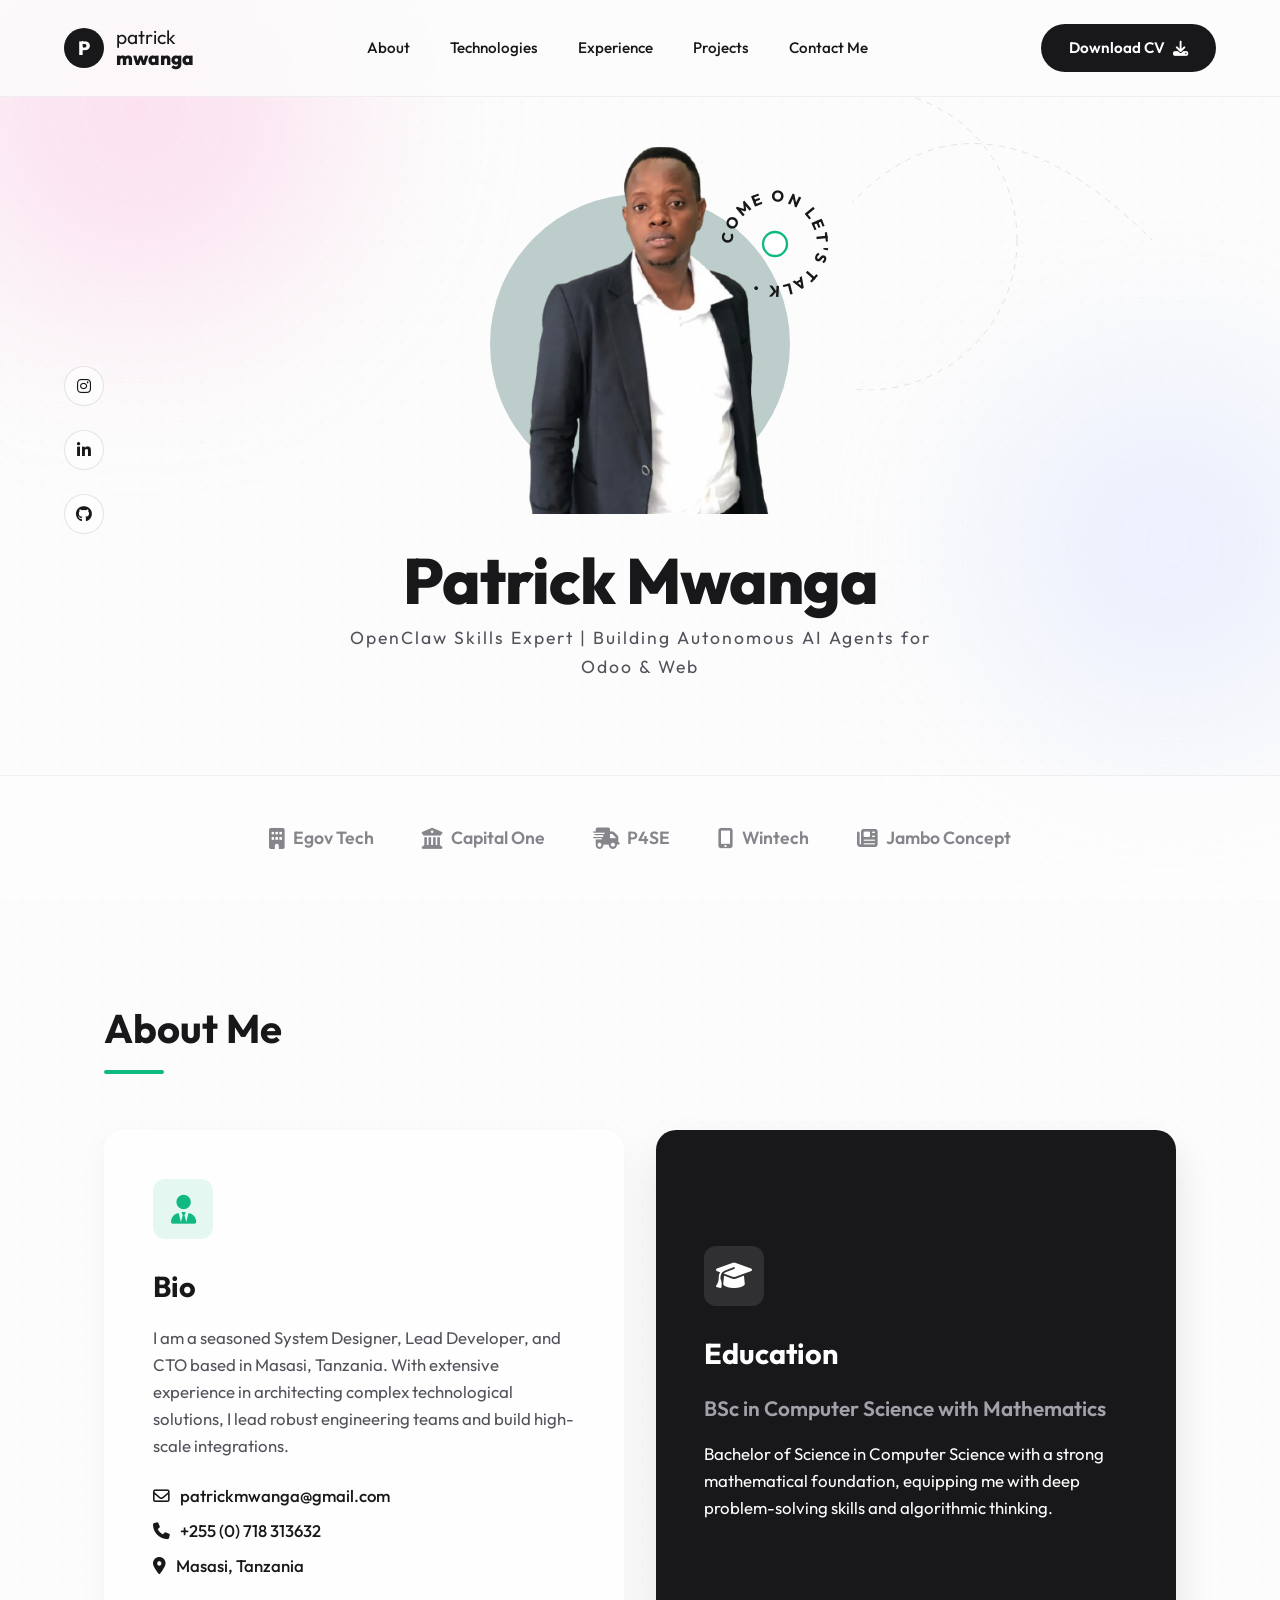
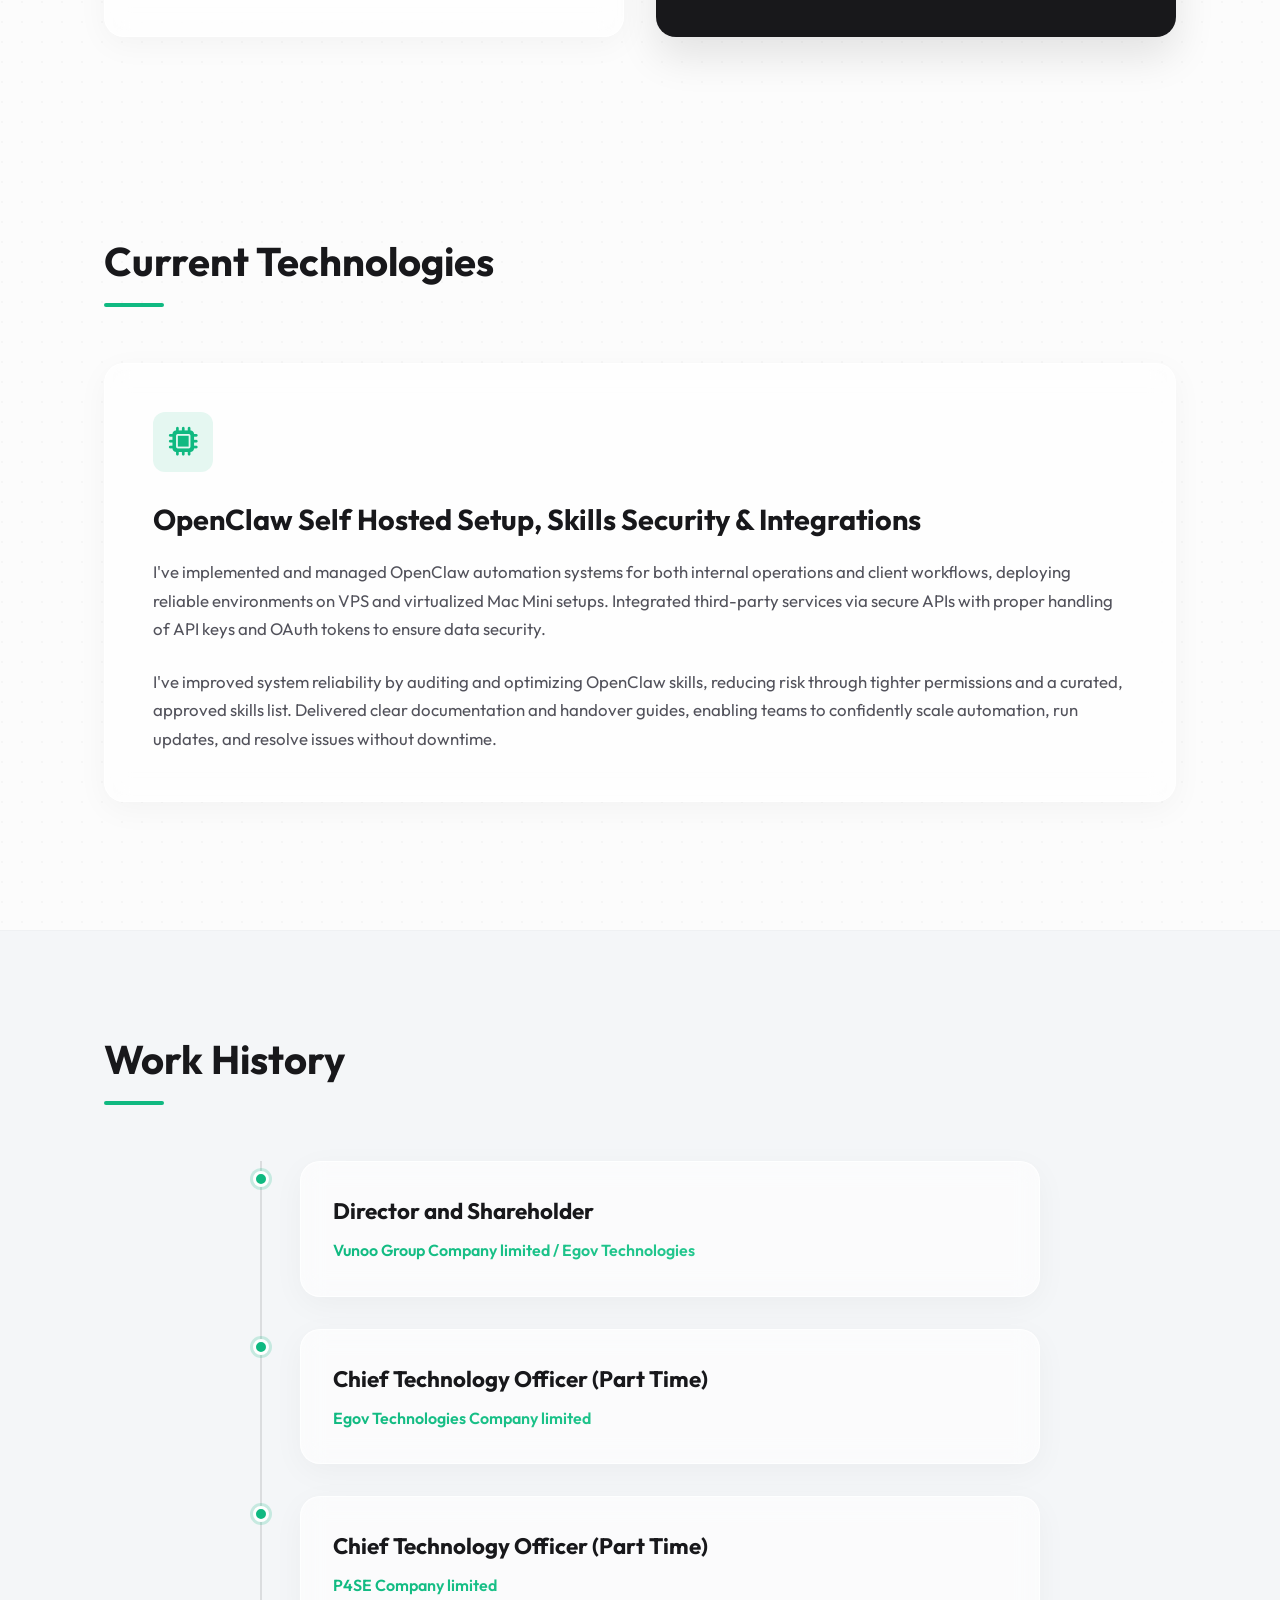
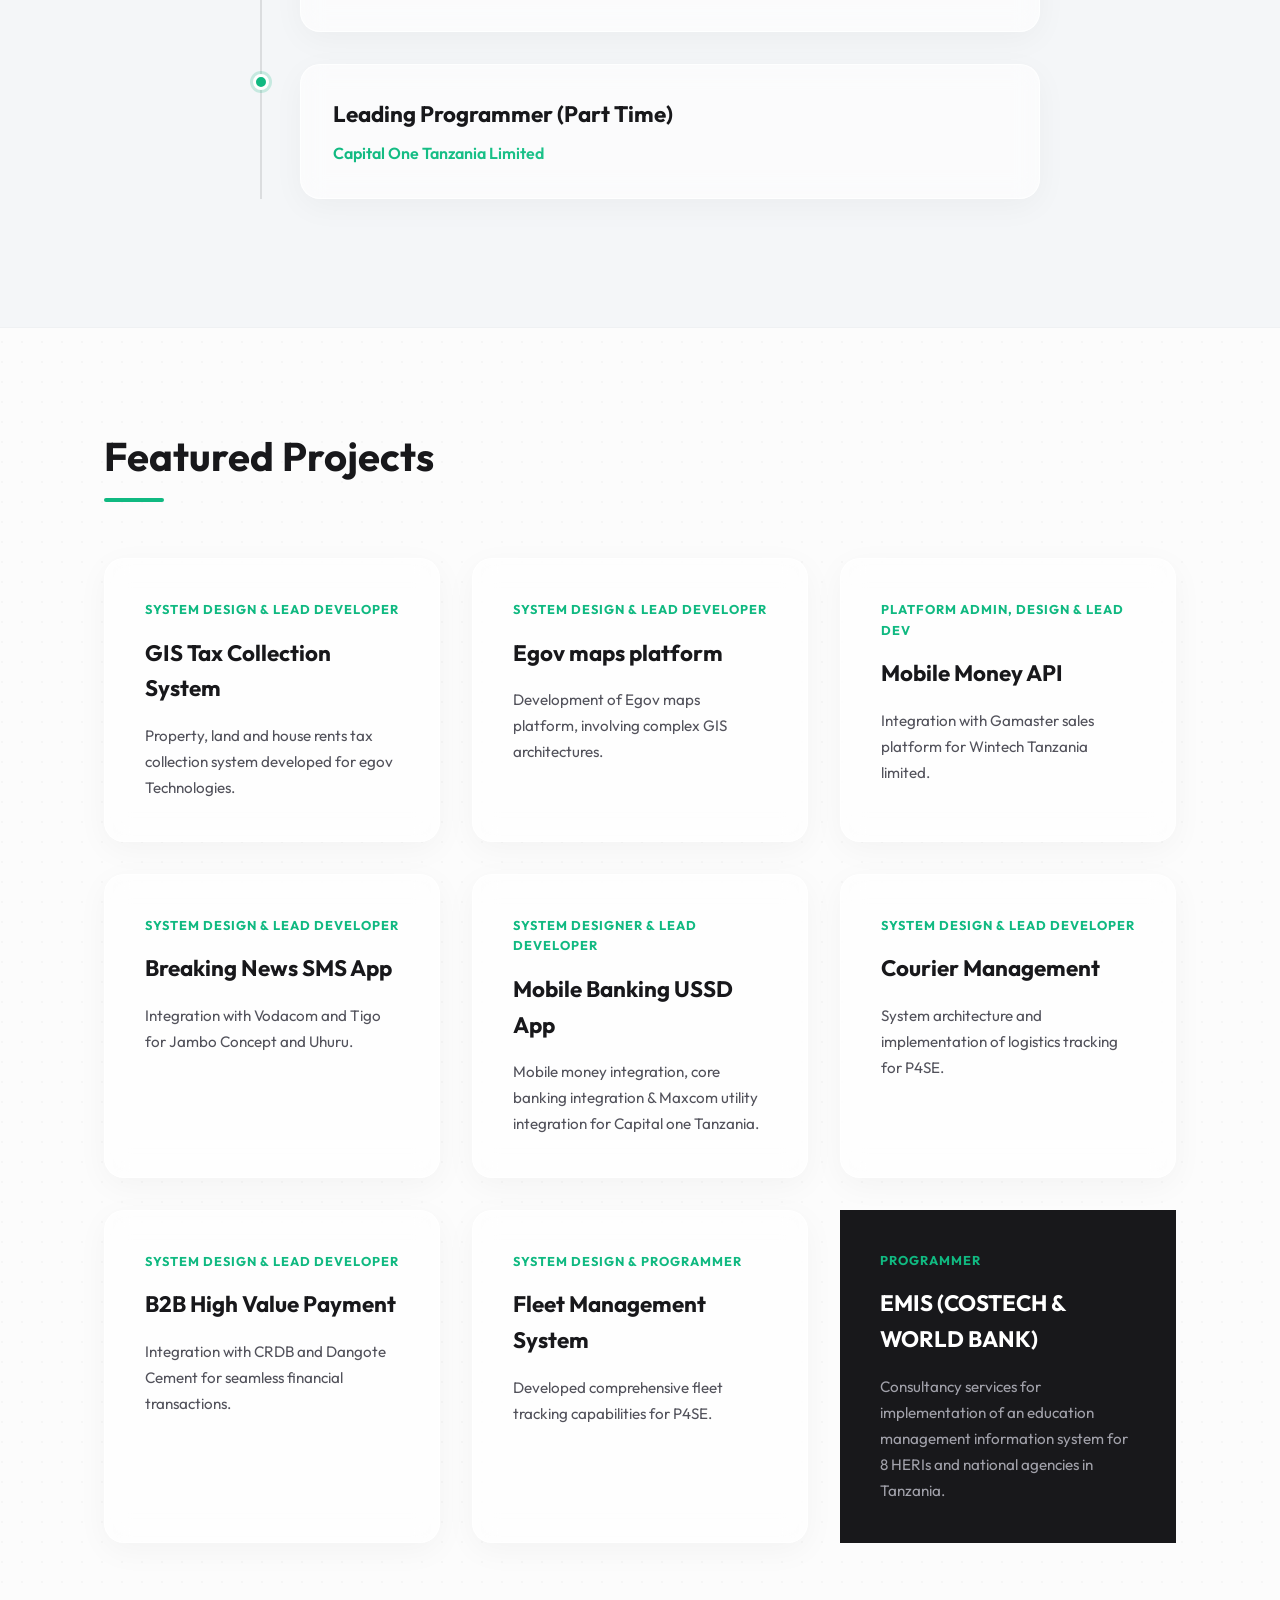
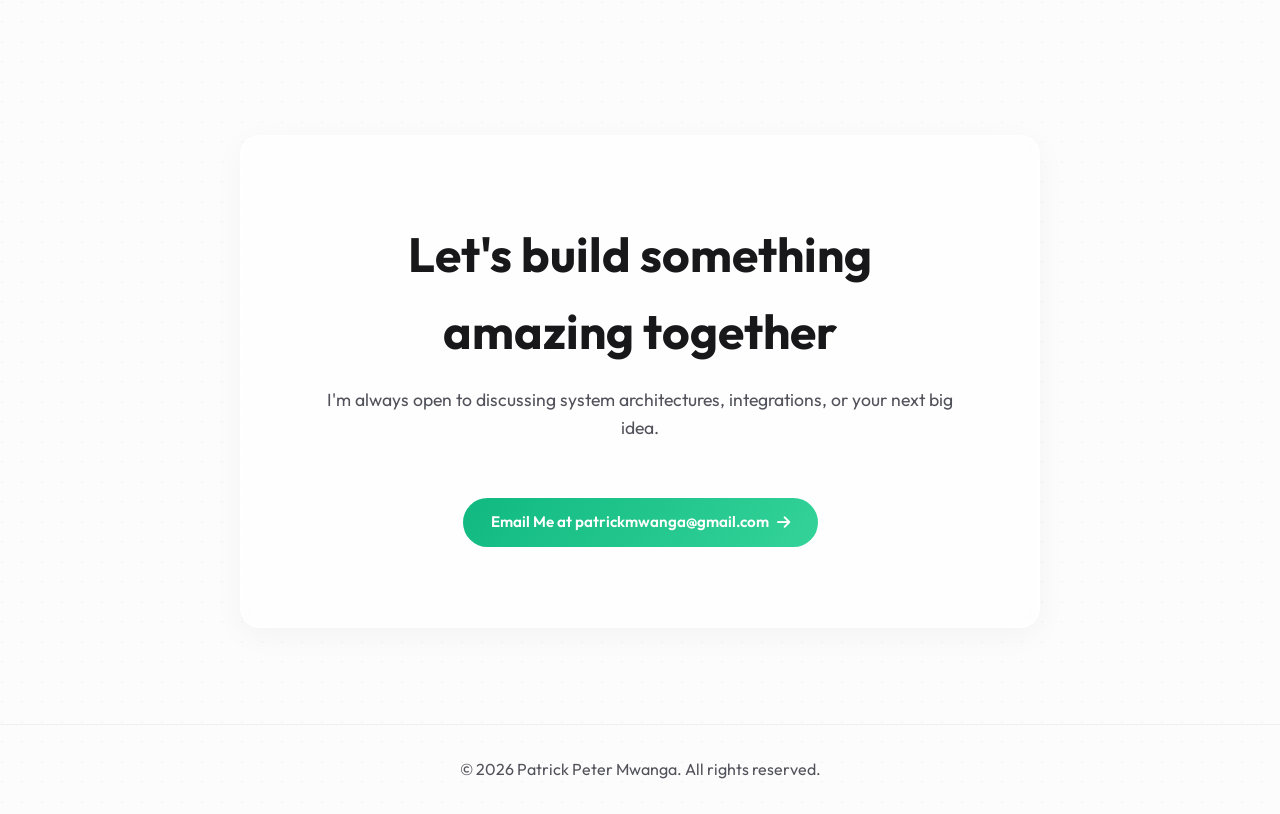
<file: index.html>
<!DOCTYPE html>
<html lang="en">

<head>
    <meta charset="UTF-8">
    <meta name="viewport" content="width=device-width, initial-scale=1.0">
    <title>Patrick Mwanga - Portfolio</title>
    <link rel="stylesheet" href="style.css">
    <link href="https://fonts.googleapis.com/css2?family=Outfit:wght@300;400;500;600;700;800&display=swap"
        rel="stylesheet">
    <link rel="stylesheet" href="https://cdnjs.cloudflare.com/ajax/libs/font-awesome/6.4.0/css/all.min.css">
</head>

<body>
    <div class="background-elements">
        <div class="blob pink-blob"></div>
        <div class="blob blue-blob"></div>
        <svg class="wireframe wire-top" viewBox="0 0 200 200">
            <path d="M -50 150 Q 50 -50 200 100" fill="none" class="wire-stroke"></path>
            <circle cx="10" cy="100" r="100" fill="none" class="wire-stroke"></circle>
        </svg>
    </div>

    <!-- Navigation -->
    <header class="navbar">
        <div class="logo">
            <div class="logo-mark">P</div>
            <span class="logo-text">patrick<strong>mwanga</strong></span>
        </div>
        <nav class="nav-links">
            <a href="#about">About</a>
            <a href="#technologies">Technologies</a>
            <a href="#experience">Experience</a>
            <a href="#projects">Projects</a>
            <a href="#contact">Contact Me</a>
        </nav>
        <a href="#contact" class="btn btn-dark">Download CV <i class="fa-solid fa-download"></i></a>
        <button class="mobile-menu-btn"><i class="fa-solid fa-bars"></i></button>
    </header>

    <main>
        <!-- Hero Section -->
        <section class="hero" id="home">
            <div class="social-sidebar">
                <a href="#"><i class="fa-brands fa-instagram"></i></a>
                <a href="#"><i class="fa-brands fa-linkedin-in"></i></a>
                <a href="#"><i class="fa-brands fa-github"></i></a>
            </div>

            <div class="hero-content">
                <div class="hero-image-wrapper">
                    <!-- The circular backdrop -->
                    <div class="image-backdrop"></div>

                    <!-- SVG Wavy wrapper line -->
                    <!-- <svg class="wavy-line" viewBox="0 0 500 500" xmlns="http://www.w3.org/2000/svg">
                        <path id="curve" fill="none" stroke="#10b981" stroke-width="3" d="M120,380 C 80,250 150,150 250,120 C 350,90 420,180 380,300 C 350,400 250,450 120,380" />
                    </svg> -->

                    <!-- Portrait Profile Image -->
                    <img src="assets/profile.png" alt="Patrick Mwanga" class="profile-img"
                        onerror="this.src='https://ui-avatars.com/api/?name=Patrick+Mwanga&size=400&background=cdd5d4&color=18181b'">

                    <!-- Come on let's talk badge -->
                    <div class="lets-talk-badge" id="talkBadge">
                        <svg viewBox="0 0 100 100" class="badge-svg">
                            <path id="text-path" fill="none"
                                d="M 50, 50 m -35, 0 a 35,35 0 1,1 70,0 a 35,35 0 1,1 -70,0" />
                            <text class="badge-text">
                                <textPath href="#text-path" startOffset="0%" fill="#18181b">COME ON LET'S TALK •
                                </textPath>
                            </text>
                            <circle cx="50" cy="50" r="10" fill="#fff" stroke="#10b981" stroke-width="2" />
                        </svg>
                    </div>
                </div>

                <div class="hero-text">
                    <h1 class="hero-title">Patrick Mwanga</h1>
                    <p class="hero-subtitle">OpenClaw Skills Expert | Building Autonomous AI Agents for Odoo & Web</p>
                </div>
            </div>

            <div class="client-logos">
                <div class="logo-item"><i class="fa-solid fa-building"></i> Egov Tech</div>
                <div class="logo-item"><i class="fa-solid fa-building-columns"></i> Capital One</div>
                <div class="logo-item"><i class="fa-solid fa-truck-fast"></i> P4SE</div>
                <div class="logo-item"><i class="fa-solid fa-mobile-screen-button"></i> Wintech</div>
                <div class="logo-item"><i class="fa-solid fa-newspaper"></i> Jambo Concept</div>
            </div>
        </section>

        <!-- About / Education -->
        <section class="section about-section" id="about">
            <div class="container reveal">
                <div class="section-header">
                    <h2>About Me</h2>
                    <div class="divider"></div>
                </div>
                <div class="about-grid">
                    <div class="about-card glass">
                        <div class="card-icon"><i class="fa-solid fa-user-tie"></i></div>
                        <h3>Bio</h3>
                        <p>I am a seasoned System Designer, Lead Developer, and CTO based in Masasi, Tanzania. With
                            extensive experience in architecting complex technological solutions, I lead robust
                            engineering teams and build high-scale integrations.</p>
                        <div class="contact-info mt-3">
                            <p><i class="fa-regular fa-envelope"></i> patrickmwanga@gmail.com</p>
                            <p><i class="fa-solid fa-phone"></i> +255 (0) 718 313632</p>
                            <p><i class="fa-solid fa-location-dot"></i> Masasi, Tanzania</p>
                        </div>
                    </div>
                    <div class="about-card highlight-card">
                        <div class="card-icon"><i class="fa-solid fa-graduation-cap"></i></div>
                        <h3>Education</h3>
                        <p class="degree">BSc in Computer Science with Mathematics</p>
                        <p>Bachelor of Science in Computer Science with a strong mathematical foundation, equipping me
                            with deep problem-solving skills and algorithmic thinking.</p>
                    </div>
                </div>
            </div>
        </section>

        <!-- Current Technologies -->
        <section class="section tech-section" id="technologies">
            <div class="container reveal">
                <div class="section-header">
                    <h2>Current Technologies</h2>
                    <div class="divider"></div>
                </div>
                <!-- OpenClaw Card -->
                <div class="about-card glass hover-lift" style="padding: 3rem; margin-bottom: 2rem;">
                    <div class="card-icon" style="margin-bottom: 1.5rem;"><i class="fa-solid fa-microchip"></i></div>
                    <h3 style="font-size: 1.8rem; margin-bottom: 1rem;">OpenClaw Self Hosted Setup, Skills Security & Integrations</h3>
                    <p style="color: var(--text-muted); font-size: 1.05rem; margin-bottom: 1.5rem; line-height: 1.7;">I've implemented and managed OpenClaw automation systems for both internal operations and client workflows, deploying reliable environments on VPS and virtualized Mac Mini setups. Integrated third-party services via secure APIs with proper handling of API keys and OAuth tokens to ensure data security.</p>
                    <p style="color: var(--text-muted); font-size: 1.05rem; line-height: 1.7;">I've improved system reliability by auditing and optimizing OpenClaw skills, reducing risk through tighter permissions and a curated, approved skills list. Delivered clear documentation and handover guides, enabling teams to confidently scale automation, run updates, and resolve issues without downtime.</p>
                </div>
            </div>
        </section>

        <!-- Work Experience -->
        <section class="section experience-section alt-bg" id="experience">
            <div class="container reveal">
                <div class="section-header">
                    <h2>Work History</h2>
                    <div class="divider"></div>
                </div>
                <div class="timeline">
                    <!-- Timeline items based on CV -->
                    <div class="timeline-item">
                        <div class="timeline-dot"></div>
                        <div class="timeline-content glass">
                            <h3>Director and Shareholder</h3>
                            <p class="company text-gradient">Vunoo Group Company limited / Egov Technologies</p>
                        </div>
                    </div>
                    <div class="timeline-item">
                        <div class="timeline-dot"></div>
                        <div class="timeline-content glass">
                            <h3>Chief Technology Officer (Part Time)</h3>
                            <p class="company text-gradient">Egov Technologies Company limited</p>
                        </div>
                    </div>
                    <div class="timeline-item">
                        <div class="timeline-dot"></div>
                        <div class="timeline-content glass">
                            <h3>Chief Technology Officer (Part Time)</h3>
                            <p class="company text-gradient">P4SE Company limited</p>
                        </div>
                    </div>
                    <div class="timeline-item">
                        <div class="timeline-dot"></div>
                        <div class="timeline-content glass">
                            <h3>Leading Programmer (Part Time)</h3>
                            <p class="company text-gradient">Capital One Tanzania Limited</p>
                        </div>
                    </div>
                </div>
            </div>
        </section>

        <!-- Projects Section -->
        <section class="section projects-section" id="projects">
            <div class="container reveal">
                <div class="section-header">
                    <h2>Featured Projects</h2>
                    <div class="divider"></div>
                </div>
                <div class="projects-grid">
                    <div class="project-card glass hover-lift">
                        <div class="project-content">
                            <span class="project-role">System design & Lead Developer</span>
                            <h3>GIS Tax Collection System</h3>
                            <p>Property, land and house rents tax collection system developed for egov Technologies.</p>
                        </div>
                    </div>
                    <div class="project-card glass hover-lift">
                        <div class="project-content">
                            <span class="project-role">System design & Lead Developer</span>
                            <h3>Egov maps platform</h3>
                            <p>Development of Egov maps platform, involving complex GIS architectures.</p>
                        </div>
                    </div>
                    <div class="project-card glass hover-lift">
                        <div class="project-content">
                            <span class="project-role">Platform admin, Design & Lead Dev</span>
                            <h3>Mobile Money API</h3>
                            <p>Integration with Gamaster sales platform for Wintech Tanzania limited.</p>
                        </div>
                    </div>
                    <div class="project-card glass hover-lift">
                        <div class="project-content">
                            <span class="project-role">System design & Lead Developer</span>
                            <h3>Breaking News SMS App</h3>
                            <p>Integration with Vodacom and Tigo for Jambo Concept and Uhuru.</p>
                        </div>
                    </div>
                    <div class="project-card glass hover-lift">
                        <div class="project-content">
                            <span class="project-role">System designer & Lead Developer</span>
                            <h3>Mobile Banking USSD App</h3>
                            <p>Mobile money integration, core banking integration & Maxcom utility integration for
                                Capital one Tanzania.</p>
                        </div>
                    </div>
                    <div class="project-card glass hover-lift">
                        <div class="project-content">
                            <span class="project-role">System design & Lead Developer</span>
                            <h3>Courier Management</h3>
                            <p>System architecture and implementation of logistics tracking for P4SE.</p>
                        </div>
                    </div>
                    <div class="project-card glass hover-lift">
                        <div class="project-content">
                            <span class="project-role">System design & Lead Developer</span>
                            <h3>B2B High Value Payment</h3>
                            <p>Integration with CRDB and Dangote Cement for seamless financial transactions.</p>
                        </div>
                    </div>
                    <div class="project-card glass hover-lift">
                        <div class="project-content">
                            <span class="project-role">System design & Programmer</span>
                            <h3>Fleet Management System</h3>
                            <p>Developed comprehensive fleet tracking capabilities for P4SE.</p>
                        </div>
                    </div>
                    <div class="project-card highlight-project hover-lift">
                        <div class="project-content">
                            <span class="project-role">Programmer</span>
                            <h3>EMIS (COSTECH & WORLD BANK)</h3>
                            <p>Consultancy services for implementation of an education management information system for
                                8 HERIs and national agencies in Tanzania.</p>
                        </div>
                    </div>
                </div>
            </div>
        </section>

        <!-- Footer Contact -->
        <section class="section contact-section" id="contact">
            <div class="container reveal">
                <div class="contact-box glass">
                    <h2>Let's build something amazing together</h2>
                    <p>I'm always open to discussing system architectures, integrations, or your next big idea.</p>
                    <a href="mailto:patrickmwanga@gmail.com" class="btn btn-primary mt-3">Email Me at
                        patrickmwanga@gmail.com <i class="fa-solid fa-arrow-right"></i></a>
                </div>
            </div>
        </section>

        <footer class="text-center">
            <div class="container">
                <p>&copy; 2026 Patrick Peter Mwanga. All rights reserved.</p>
            </div>
        </footer>
    </main>

    <script src="script.js"></script>
</body>

</html>
</file>
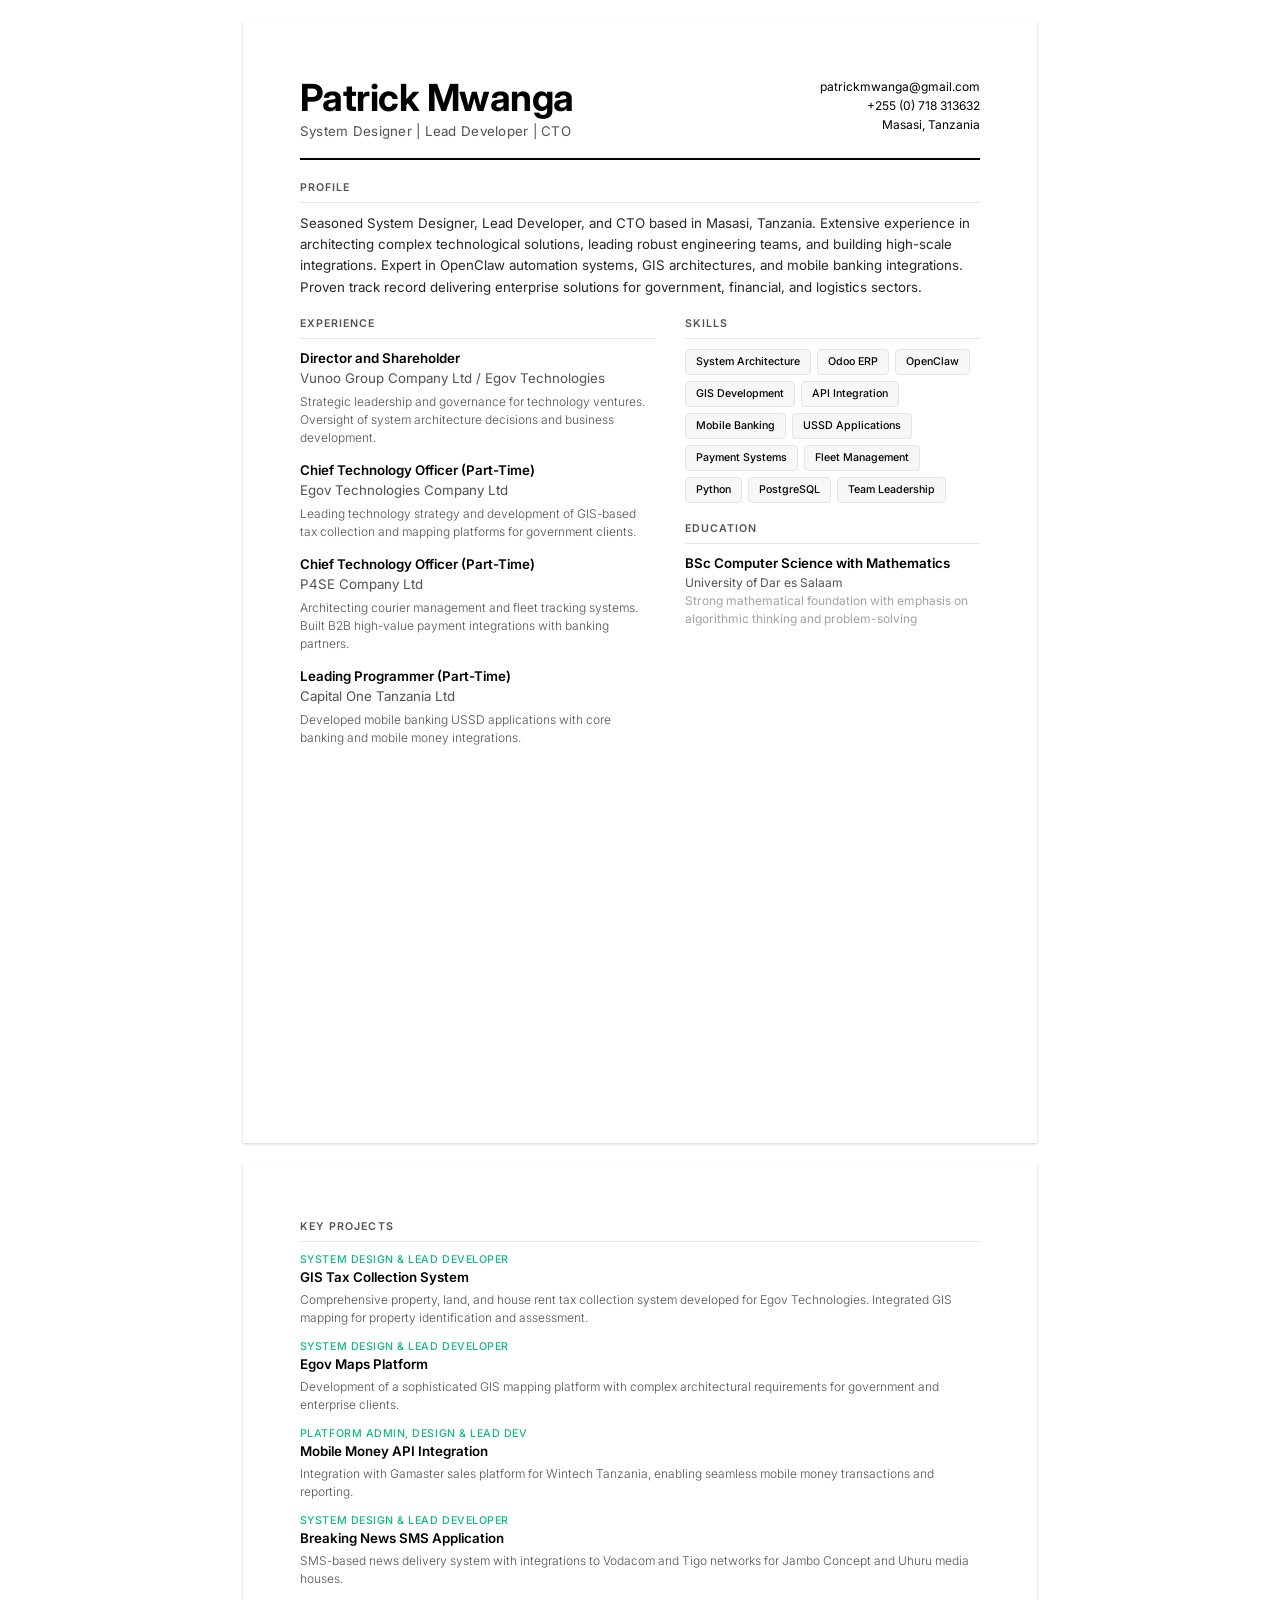
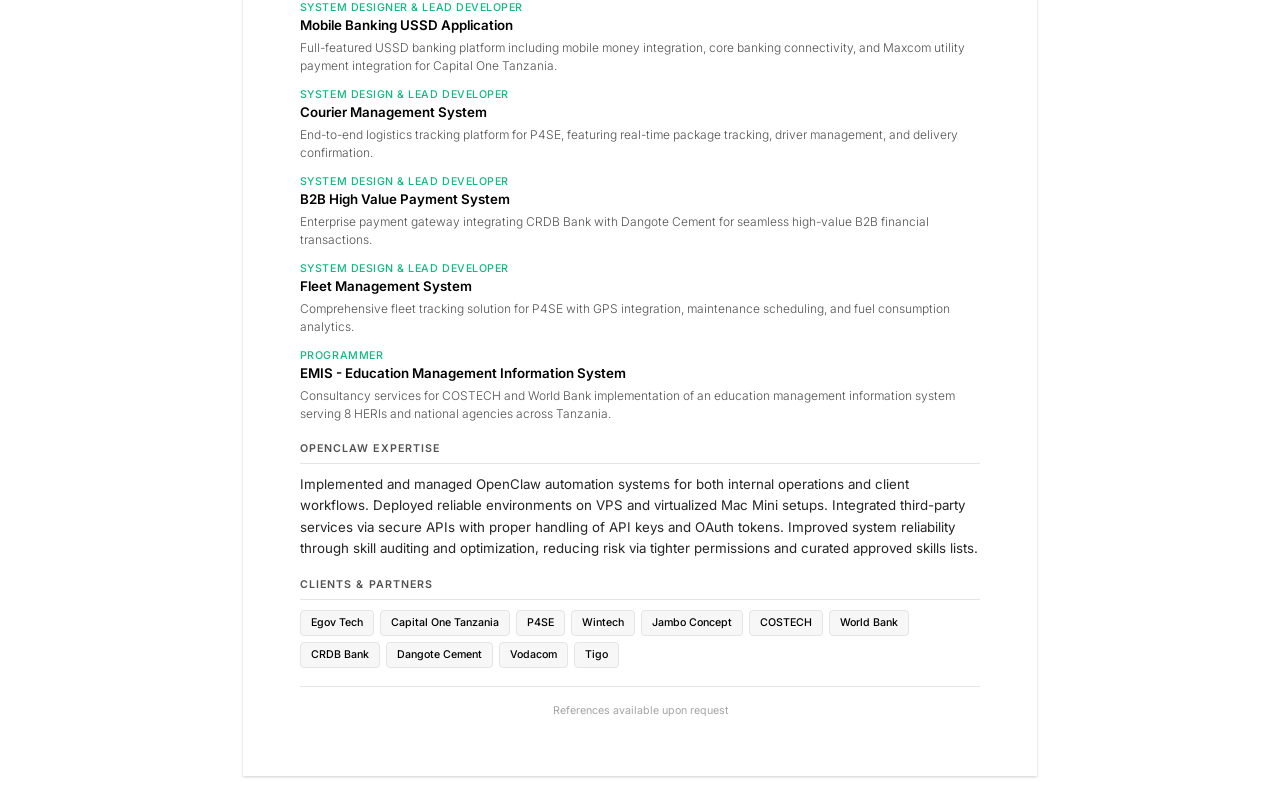
<file: index-new.html>
<!DOCTYPE html>
<html lang="en">
<head>
    <meta charset="UTF-8">
    <meta name="viewport" content="width=device-width, initial-scale=1.0">
    <title>Patrick Mwanga - CV</title>
    <style>
        @import url('https://fonts.googleapis.com/css2?family=Inter:wght@300;400;500;600;700&display=swap');
        
        :root {
            --black: #000000;
            --white: #ffffff;
            --gray-100: #f7f7f7;
            --gray-200: #e5e5e5;
            --gray-400: #a3a3a3;
            --gray-600: #525252;
            --gray-800: #262626;
            --accent: #10b981;
        }
        
        * {
            margin: 0;
            padding: 0;
            box-sizing: border-box;
        }
        
        body {
            font-family: 'Inter', -apple-system, BlinkMacSystemFont, 'Segoe UI', sans-serif;
            font-size: 11pt;
            line-height: 1.5;
            color: var(--black);
            background: var(--white);
            -webkit-font-smoothing: antialiased;
        }
        
        @page {
            size: A4;
            margin: 15mm 15mm 20mm 15mm;
        }
        
        .page {
            width: 210mm;
            min-height: 297mm;
            padding: 15mm;
            margin: 0 auto;
            background: var(--white);
        }
        
        @media print {
            body { background: var(--white); }
            .page { 
                padding: 0;
                margin: 0;
                width: 100%;
                min-height: auto;
                page-break-after: always;
            }
            .page:last-child { page-break-after: auto; }
            .no-print { display: none !important; }
        }
        
        @media screen {
            .page {
                box-shadow: 0 1px 3px rgba(0,0,0,0.12), 0 1px 2px rgba(0,0,0,0.08);
                margin: 20px auto;
            }
        }
        
        .header {
            display: flex;
            justify-content: space-between;
            align-items: flex-start;
            padding-bottom: 16px;
            border-bottom: 2px solid var(--black);
            margin-bottom: 20px;
        }
        
        .header-left h1 {
            font-size: 28pt;
            font-weight: 700;
            letter-spacing: -0.5px;
            line-height: 1.1;
            margin-bottom: 4px;
        }
        
        .header-left p {
            font-size: 10pt;
            font-weight: 400;
            color: var(--gray-600);
            letter-spacing: 0.02em;
        }
        
        .header-right {
            text-align: right;
            font-size: 9pt;
            line-height: 1.6;
        }
        
        .header-right a {
            color: var(--black);
            text-decoration: none;
        }
        
        .header-right a:hover {
            text-decoration: underline;
        }
        
        .section {
            margin-bottom: 18px;
        }
        
        .section-title {
            font-size: 8pt;
            font-weight: 600;
            text-transform: uppercase;
            letter-spacing: 0.1em;
            color: var(--gray-600);
            padding-bottom: 6px;
            border-bottom: 1px solid var(--gray-200);
            margin-bottom: 10px;
        }
        
        .summary-text {
            font-size: 10pt;
            font-weight: 400;
            line-height: 1.6;
            color: var(--gray-800);
        }
        
        .experience-item {
            margin-bottom: 14px;
        }
        
        .experience-item:last-child {
            margin-bottom: 0;
        }
        
        .experience-header {
            display: flex;
            justify-content: space-between;
            align-items: baseline;
            margin-bottom: 3px;
        }
        
        .experience-title {
            font-size: 10pt;
            font-weight: 600;
        }
        
        .experience-company {
            font-size: 10pt;
            font-weight: 400;
            color: var(--gray-600);
        }
        
        .experience-date {
            font-size: 9pt;
            font-weight: 400;
            color: var(--gray-400);
        }
        
        .experience-description {
            font-size: 9pt;
            font-weight: 300;
            color: var(--gray-600);
            line-height: 1.5;
            margin-top: 4px;
        }
        
        .two-column {
            display: flex;
            gap: 30px;
        }
        
        .two-column .left {
            flex: 1.2;
        }
        
        .two-column .right {
            flex: 1;
        }
        
        .skills-grid {
            display: flex;
            flex-wrap: wrap;
            gap: 6px;
        }
        
        .skill-tag {
            font-size: 8pt;
            font-weight: 500;
            padding: 4px 10px;
            background: var(--gray-100);
            border-radius: 4px;
            border: 1px solid var(--gray-200);
        }
        
        .project-item {
            margin-bottom: 12px;
        }
        
        .project-item:last-child {
            margin-bottom: 0;
        }
        
        .project-title {
            font-size: 10pt;
            font-weight: 600;
            margin-bottom: 2px;
        }
        
        .project-role {
            font-size: 8pt;
            font-weight: 500;
            color: var(--accent);
            text-transform: uppercase;
            letter-spacing: 0.05em;
        }
        
        .project-description {
            font-size: 9pt;
            font-weight: 300;
            color: var(--gray-600);
            line-height: 1.5;
            margin-top: 3px;
        }
        
        .education-item {
            margin-bottom: 10px;
        }
        
        .education-degree {
            font-size: 10pt;
            font-weight: 600;
        }
        
        .education-school {
            font-size: 9pt;
            font-weight: 400;
            color: var(--gray-600);
        }
        
        .education-year {
            font-size: 9pt;
            font-weight: 400;
            color: var(--gray-400);
        }
        
        .contact-inline {
            display: flex;
            gap: 20px;
            flex-wrap: wrap;
        }
        
        .contact-item {
            font-size: 9pt;
            color: var(--gray-600);
        }
        
        .contact-item strong {
            color: var(--black);
            font-weight: 500;
        }
        
        .divider {
            height: 1px;
            background: var(--gray-200);
            margin: 16px 0;
        }
        
        .page-number {
            font-size: 8pt;
            color: var(--gray-400);
            text-align: center;
            padding-top: 10mm;
        }
    </style>
</head>
<body>
    <div class="page">
        <header class="header">
            <div class="header-left">
                <h1>Patrick Mwanga</h1>
                <p>System Designer | Lead Developer | CTO</p>
            </div>
            <div class="header-right">
                <div>patrickmwanga@gmail.com</div>
                <div>+255 (0) 718 313632</div>
                <div>Masasi, Tanzania</div>
            </div>
        </header>
        
        <section class="section">
            <h2 class="section-title">Profile</h2>
            <p class="summary-text">
                Seasoned System Designer, Lead Developer, and CTO based in Masasi, Tanzania. Extensive experience in architecting complex technological solutions, leading robust engineering teams, and building high-scale integrations. Expert in OpenClaw automation systems, GIS architectures, and mobile banking integrations. Proven track record delivering enterprise solutions for government, financial, and logistics sectors.
            </p>
        </section>
        
        <div class="two-column">
            <div class="left">
                <section class="section">
                    <h2 class="section-title">Experience</h2>
                    
                    <div class="experience-item">
                        <div class="experience-header">
                            <div>
                                <div class="experience-title">Director and Shareholder</div>
                                <div class="experience-company">Vunoo Group Company Ltd / Egov Technologies</div>
                            </div>
                        </div>
                        <p class="experience-description">
                            Strategic leadership and governance for technology ventures. Oversight of system architecture decisions and business development.
                        </p>
                    </div>
                    
                    <div class="experience-item">
                        <div class="experience-header">
                            <div>
                                <div class="experience-title">Chief Technology Officer (Part-Time)</div>
                                <div class="experience-company">Egov Technologies Company Ltd</div>
                            </div>
                        </div>
                        <p class="experience-description">
                            Leading technology strategy and development of GIS-based tax collection and mapping platforms for government clients.
                        </p>
                    </div>
                    
                    <div class="experience-item">
                        <div class="experience-header">
                            <div>
                                <div class="experience-title">Chief Technology Officer (Part-Time)</div>
                                <div class="experience-company">P4SE Company Ltd</div>
                            </div>
                        </div>
                        <p class="experience-description">
                            Architecting courier management and fleet tracking systems. Built B2B high-value payment integrations with banking partners.
                        </p>
                    </div>
                    
                    <div class="experience-item">
                        <div class="experience-header">
                            <div>
                                <div class="experience-title">Leading Programmer (Part-Time)</div>
                                <div class="experience-company">Capital One Tanzania Ltd</div>
                            </div>
                        </div>
                        <p class="experience-description">
                            Developed mobile banking USSD applications with core banking and mobile money integrations.
                        </p>
                    </div>
                </section>
            </div>
            
            <div class="right">
                <section class="section">
                    <h2 class="section-title">Skills</h2>
                    <div class="skills-grid">
                        <span class="skill-tag">System Architecture</span>
                        <span class="skill-tag">Odoo ERP</span>
                        <span class="skill-tag">OpenClaw</span>
                        <span class="skill-tag">GIS Development</span>
                        <span class="skill-tag">API Integration</span>
                        <span class="skill-tag">Mobile Banking</span>
                        <span class="skill-tag">USSD Applications</span>
                        <span class="skill-tag">Payment Systems</span>
                        <span class="skill-tag">Fleet Management</span>
                        <span class="skill-tag">Python</span>
                        <span class="skill-tag">PostgreSQL</span>
                        <span class="skill-tag">Team Leadership</span>
                    </div>
                </section>
                
                <section class="section">
                    <h2 class="section-title">Education</h2>
                    <div class="education-item">
                        <div class="education-degree">BSc Computer Science with Mathematics</div>
                        <div class="education-school">University of Dar es Salaam</div>
                        <div class="education-year">Strong mathematical foundation with emphasis on algorithmic thinking and problem-solving</div>
                    </div>
                </section>
            </div>
        </div>
    </div>
    
    <div class="page">
        <section class="section">
            <h2 class="section-title">Key Projects</h2>
            
            <div class="project-item">
                <div class="project-role">System Design & Lead Developer</div>
                <div class="project-title">GIS Tax Collection System</div>
                <p class="project-description">
                    Comprehensive property, land, and house rent tax collection system developed for Egov Technologies. Integrated GIS mapping for property identification and assessment.
                </p>
            </div>
            
            <div class="project-item">
                <div class="project-role">System Design & Lead Developer</div>
                <div class="project-title">Egov Maps Platform</div>
                <p class="project-description">
                    Development of a sophisticated GIS mapping platform with complex architectural requirements for government and enterprise clients.
                </p>
            </div>
            
            <div class="project-item">
                <div class="project-role">Platform Admin, Design & Lead Dev</div>
                <div class="project-title">Mobile Money API Integration</div>
                <p class="project-description">
                    Integration with Gamaster sales platform for Wintech Tanzania, enabling seamless mobile money transactions and reporting.
                </p>
            </div>
            
            <div class="project-item">
                <div class="project-role">System Design & Lead Developer</div>
                <div class="project-title">Breaking News SMS Application</div>
                <p class="project-description">
                    SMS-based news delivery system with integrations to Vodacom and Tigo networks for Jambo Concept and Uhuru media houses.
                </p>
            </div>
            
            <div class="project-item">
                <div class="project-role">System Designer & Lead Developer</div>
                <div class="project-title">Mobile Banking USSD Application</div>
                <p class="project-description">
                    Full-featured USSD banking platform including mobile money integration, core banking connectivity, and Maxcom utility payment integration for Capital One Tanzania.
                </p>
            </div>
            
            <div class="project-item">
                <div class="project-role">System Design & Lead Developer</div>
                <div class="project-title">Courier Management System</div>
                <p class="project-description">
                    End-to-end logistics tracking platform for P4SE, featuring real-time package tracking, driver management, and delivery confirmation.
                </p>
            </div>
            
            <div class="project-item">
                <div class="project-role">System Design & Lead Developer</div>
                <div class="project-title">B2B High Value Payment System</div>
                <p class="project-description">
                    Enterprise payment gateway integrating CRDB Bank with Dangote Cement for seamless high-value B2B financial transactions.
                </p>
            </div>
            
            <div class="project-item">
                <div class="project-role">System Design & Lead Developer</div>
                <div class="project-title">Fleet Management System</div>
                <p class="project-description">
                    Comprehensive fleet tracking solution for P4SE with GPS integration, maintenance scheduling, and fuel consumption analytics.
                </p>
            </div>
            
            <div class="project-item">
                <div class="project-role">Programmer</div>
                <div class="project-title">EMIS - Education Management Information System</div>
                <p class="project-description">
                    Consultancy services for COSTECH and World Bank implementation of an education management information system serving 8 HERIs and national agencies across Tanzania.
                </p>
            </div>
        </section>
        
        <section class="section">
            <h2 class="section-title">OpenClaw Expertise</h2>
            <p class="summary-text">
                Implemented and managed OpenClaw automation systems for both internal operations and client workflows. Deployed reliable environments on VPS and virtualized Mac Mini setups. Integrated third-party services via secure APIs with proper handling of API keys and OAuth tokens. Improved system reliability through skill auditing and optimization, reducing risk via tighter permissions and curated approved skills lists.
            </p>
        </section>
        
        <section class="section">
            <h2 class="section-title">Clients & Partners</h2>
            <div class="skills-grid">
                <span class="skill-tag">Egov Tech</span>
                <span class="skill-tag">Capital One Tanzania</span>
                <span class="skill-tag">P4SE</span>
                <span class="skill-tag">Wintech</span>
                <span class="skill-tag">Jambo Concept</span>
                <span class="skill-tag">COSTECH</span>
                <span class="skill-tag">World Bank</span>
                <span class="skill-tag">CRDB Bank</span>
                <span class="skill-tag">Dangote Cement</span>
                <span class="skill-tag">Vodacom</span>
                <span class="skill-tag">Tigo</span>
            </div>
        </section>
        
        <div class="divider"></div>
        
        <footer style="text-align: center; font-size: 8pt; color: var(--gray-400);">
            <p>References available upon request</p>
        </footer>
    </div>
</body>
</html>
</file>
<file: style.css>
/* --- BASE & VARIABLES --- */
:root {
    --bg-main: #fcfcfc;
    --bg-alt: #f4f6f8;
    --text-main: #18181b;
    --text-muted: #52525b;
    --accent: #10b981;
    --accent-hover: #059669;
    --primary-gradient: linear-gradient(135deg, #10b981, #34d399);
    --font-heading: 'Outfit', sans-serif;
    --font-body: 'Outfit', sans-serif;
    --glass-bg: rgba(255, 255, 255, 0.6);
    --glass-border: rgba(255, 255, 255, 0.8);
    --glass-shadow: 0 8px 32px rgba(0, 0, 0, 0.04);
}

* {
    margin: 0;
    padding: 0;
    box-sizing: border-box;
    scroll-behavior: smooth;
}

body {
    font-family: var(--font-body);
    background-color: var(--bg-main);
    color: var(--text-main);
    line-height: 1.6;
    overflow-x: hidden;
    position: relative;
    background-image: url("data:image/svg+xml,%3Csvg width='20' height='20' viewBox='0 0 20 20' xmlns='http://www.w3.org/2000/svg'%3E%3Ccircle cx='2' cy='2' r='1' fill='%23000000' fill-opacity='0.03'/%3E%3C/svg%3E");
}

h1, h2, h3, h4, h5, h6 {
    font-family: var(--font-heading);
    color: var(--text-main);
    font-weight: 700;
}

a {
    text-decoration: none;
    color: inherit;
    transition: all 0.3s ease;
}

/* --- UTILITIES --- */
.container {
    max-width: 1200px;
    margin: 0 auto;
    padding: 0 5%;
}

.text-center { text-align: center; }
.mt-3 { margin-top: 1.5rem; }
.text-gradient {
    background: var(--primary-gradient);
    -webkit-background-clip: text;
    -webkit-text-fill-color: transparent;
}

/* Glassmorphism Classes */
.glass {
    background: var(--glass-bg);
    backdrop-filter: blur(12px);
    -webkit-backdrop-filter: blur(12px);
    border: 1px solid var(--glass-border);
    box-shadow: var(--glass-shadow);
    border-radius: 20px;
}

.hover-lift {
    transition: transform 0.3s ease, box-shadow 0.3s ease;
}
.hover-lift:hover {
    transform: translateY(-5px);
    box-shadow: 0 15px 35px rgba(0,0,0,0.08);
}

/* Background Gradients/Elements */
.background-elements {
    position: fixed;
    top: 0; left: 0; right: 0; bottom: 0;
    pointer-events: none;
    z-index: -1;
    overflow: hidden;
}

.blob {
    position: absolute;
    filter: blur(90px);
    border-radius: 50%;
    opacity: 0.6;
    z-index: 1;
}

.pink-blob {
    width: 400px; height: 400px;
    background: #fbcfe8;
    top: -10%; left: -5%;
}

.blue-blob {
    width: 350px; height: 350px;
    background: #e0e7ff;
    bottom: 20%; right: -5%;
}

.wireframe {
    position: absolute;
    width: 300px; height: 300px;
    opacity: 0.2;
}
.wire-top { top: 10%; right: 10%; }
.wire-stroke { stroke: var(--text-muted); stroke-width: 0.5; stroke-dasharray: 4; }

/* --- NAVBAR --- */
.navbar {
    display: flex;
    justify-content: space-between;
    align-items: center;
    padding: 1.5rem 5%;
    position: fixed;
    top: 0; left: 0; right: 0;
    z-index: 1000;
    background: rgba(252, 252, 252, 0.85);
    backdrop-filter: blur(10px);
    border-bottom: 1px solid rgba(0,0,0,0.05);
}

.logo {
    display: flex;
    align-items: center;
    gap: 0.75rem;
}

.logo-mark {
    width: 40px; height: 40px;
    background: var(--text-main);
    color: #fff;
    border-radius: 50%;
    display: flex;
    align-items: center;
    justify-content: center;
    font-weight: 800;
    font-size: 1.2rem;
    position: relative;
    overflow: hidden;
}

.logo-mark::before {
    content: '';
    position: absolute;
    width: 100%; height: 100%;
    background: var(--accent);
    left: -100%;
    transition: 0.3s ease;
    z-index: -1;
}
.logo:hover .logo-mark::before { left: 0; }
.logo:hover .logo-mark { color: #fff; z-index: 1;}

.logo-text {
    font-size: 1.2rem;
    text-transform: lowercase;
    line-height: 1.1;
}
.logo-text strong {
    display: block;
    font-weight: 800;
}

.nav-links {
    display: flex;
    gap: 2.5rem;
}

.nav-links a {
    font-size: 0.95rem;
    font-weight: 500;
    position: relative;
    text-transform: capitalize;
}

.nav-links a::after {
    content: '';
    position: absolute;
    bottom: -5px; left: 0;
    width: 0; height: 2px;
    background: var(--accent);
    transition: 0.3s ease;
}
.nav-links a:hover::after, .nav-links a.active::after { width: 100%; }

.btn {
    padding: 0.75rem 1.75rem;
    border-radius: 50px;
    font-weight: 600;
    font-size: 0.95rem;
    cursor: pointer;
    display: inline-flex;
    align-items: center;
    gap: 0.5rem;
    border: none;
}

.btn-dark {
    background: var(--text-main);
    color: #fff;
    transition: all 0.3s ease;
}
.btn-dark:hover { background: var(--accent); color: #fff; transform: translateY(-2px); box-shadow: 0 10px 20px rgba(16, 185, 129, 0.2); }

.btn-primary {
    background: var(--primary-gradient);
    color: white;
}
.btn-primary:hover {
    box-shadow: 0 10px 20px rgba(16, 185, 129, 0.3);
    transform: translateY(-2px);
}

.mobile-menu-btn {
    display: none;
    background: none; border: none; font-size: 1.5rem; cursor: pointer; color: var(--text-main);
}

/* --- HERO SECTION --- */
.hero {
    min-height: 100vh;
    padding-top: 100px;
    display: flex;
    flex-direction: column;
    justify-content: center;
    position: relative;
}

.social-sidebar {
    position: absolute;
    left: 5%; top: 50%;
    transform: translateY(-50%);
    display: flex;
    flex-direction: column;
    gap: 1.5rem;
    z-index: 10;
}
.social-sidebar a {
    width: 40px; height: 40px;
    border-radius: 50%;
    border: 1px solid rgba(0,0,0,0.1);
    display: flex; align-items: center; justify-content: center;
    color: var(--text-main);
    background: var(--glass-bg);
    backdrop-filter: blur(5px);
}
.social-sidebar a:hover {
    background: var(--text-main); color: #fff; border-color: var(--text-main);
}

.hero-content {
    display: flex;
    flex-direction: column;
    align-items: center;
    text-align: center;
    margin-top: 4rem;
    position: relative;
    z-index: 5;
}

.hero-image-wrapper {
    position: relative;
    width: 350px;
    height: 350px;
    margin-bottom: 2rem;
    display: flex;
    justify-content: center;
    align-items: flex-end;
}

.image-backdrop {
    position: absolute;
    width: 300px; height: 300px;
    background-color: #bdcdcb; /* Greenish gray from inspiration */
    border-radius: 50%;
    bottom: 20px; left: 25px;
    z-index: 1;
}

.wavy-line {
    position: absolute;
    width: 450px; height: 450px;
    top: -50px; left: -50px;
    z-index: 3;
    animation: floatingPath 10s infinite linear;
}

.profile-img {
    z-index: 2;
    position: relative;
    max-height: 480px;
    object-fit: contain;
    width: 100%;
}

.lets-talk-badge {
    position: absolute;
    top: 20px; right: -20px;
    width: 120px; height: 120px;
    z-index: 4;
}
.badge-svg {
    width: 100%; height: 100%;
    animation: rotateText 15s linear infinite;
}
.badge-text {
    font-size: 13px; font-weight: 700; letter-spacing: 2px;
}

@keyframes rotateText {
    from { transform: rotate(0deg); }
    to { transform: rotate(360deg); }
}

@keyframes floatingPath {
    0% { transform: scale(1) rotate(0deg); }
    50% { transform: scale(1.05) rotate(2deg); }
    100% { transform: scale(1) rotate(0deg); }
}

.hero-text {
    max-width: 600px;
}
.hero-title {
    font-size: 4rem;
    font-weight: 800;
    line-height: 1.1;
    letter-spacing: -1px;
    margin-bottom: 0.5rem;
}
.hero-subtitle {
    font-size: 1.1rem;
    color: var(--text-muted);
    letter-spacing: 2px;
}

.client-logos {
    display: flex;
    justify-content: center;
    gap: 3rem;
    flex-wrap: wrap;
    padding: 3rem 5%;
    margin-top: auto;
    border-top: 1px solid rgba(0,0,0,0.05);
    background: rgba(255,255,255,0.4);
}
.logo-item {
    font-size: 1.1rem;
    font-weight: 600;
    color: var(--text-muted);
    opacity: 0.7;
    transition: 0.3s;
    display: flex; align-items: center; gap: 0.5rem;
}
.logo-item i { font-size: 1.3rem; }
.logo-item:hover { opacity: 1; color: var(--text-main); }


/* --- SECTIONS --- */
.section {
    padding: 6rem 0;
}
.alt-bg {
    background-color: var(--bg-alt);
    border-top: 1px solid rgba(0,0,0,0.02);
    border-bottom: 1px solid rgba(0,0,0,0.02);
}

.section-header {
    margin-bottom: 3.5rem;
    display: flex;
    flex-direction: column;
    align-items: flex-start;
}
.section-header h2 {
    font-size: 2.5rem;
    position: relative;
    z-index: 1;
}
.divider {
    width: 60px; height: 4px;
    background: var(--accent);
    margin-top: 10px;
    border-radius: 2px;
}

/* Scroll Animations */
.reveal {
    opacity: 0;
    transform: translateY(40px);
    transition: all 0.8s cubic-bezier(0.5, 0, 0, 1);
}
.reveal.active {
    opacity: 1;
    transform: translateY(0);
}

/* About Grid */
.about-grid {
    display: grid;
    grid-template-columns: 1fr 1fr;
    gap: 2rem;
}
.about-card {
    padding: 3rem;
    display: flex;
    flex-direction: column;
    justify-content: center;
}
.card-icon {
    width: 60px; height: 60px;
    background: rgba(16, 185, 129, 0.1);
    color: var(--accent);
    border-radius: 12px;
    display: flex; align-items: center; justify-content: center;
    font-size: 1.8rem;
    margin-bottom: 1.5rem;
}
.about-card h3 { font-size: 1.8rem; margin-bottom: 1rem; }
.about-card p { color: var(--text-muted); font-size: 1.05rem; }
.contact-info p { margin-bottom: 0.5rem; display: flex; align-items: center; gap: 10px; color: var(--text-main); font-weight: 500;}

.highlight-card {
    background: var(--text-main);
    color: white;
    border-radius: 20px;
    box-shadow: 0 20px 40px rgba(0,0,0,0.1);
}
.highlight-card h3, .highlight-card p { color: white; }
.highlight-card .degree { font-size: 1.3rem; font-weight: 600; margin-bottom: 1rem; color: #a1a1aa;}
.highlight-card .card-icon { background: rgba(255,255,255,0.1); color: #fff;}


/* Timeline */
.timeline {
    position: relative;
    max-width: 800px;
    margin: 0 auto;
}
.timeline::before {
    content: '';
    position: absolute;
    width: 2px; height: 100%;
    background: rgba(0,0,0,0.1);
    left: 20px; top: 0;
}
.timeline-item {
    position: relative;
    padding-left: 60px;
    margin-bottom: 2rem;
}
.timeline-dot {
    position: absolute;
    width: 16px; height: 16px;
    background: var(--accent);
    border-radius: 50%;
    left: 13px; top: 10px;
    border: 3px solid #fff;
    box-shadow: 0 0 0 3px rgba(16, 185, 129, 0.2);
}
.timeline-content {
    padding: 2rem;
}
.timeline-content h3 { font-size: 1.4rem; margin-bottom: 0.5rem; }
.timeline-content .company { font-weight: 600; font-size: 1rem; color: var(--text-muted);}

/* Projects Grid */
.projects-grid {
    display: grid;
    grid-template-columns: repeat(auto-fill, minmax(320px, 1fr));
    gap: 2rem;
}
.project-card {
    padding: 2.5rem;
    display: flex;
    flex-direction: column;
}
.project-role {
    font-size: 0.8rem;
    text-transform: uppercase;
    letter-spacing: 1px;
    color: var(--accent);
    font-weight: 700;
    margin-bottom: 1rem;
    display: block;
}
.project-card h3 { font-size: 1.4rem; margin-bottom: 1rem; }
.project-card p { color: var(--text-muted); font-size: 0.95rem; line-height: 1.7; flex-grow: 1;}

.highlight-project {
    background: var(--text-main);
}
.highlight-project h3 { color: #fff; }
.highlight-project p { color: #a1a1aa; }

/* Contact Box */
.contact-box {
    padding: 5rem;
    text-align: center;
    max-width: 800px;
    margin: 0 auto;
}
.contact-box h2 { font-size: 3rem; margin-bottom: 1rem; }
.contact-box p { font-size: 1.1rem; color: var(--text-muted); margin-bottom: 2rem; }

footer {
    padding: 2rem;
    border-top: 1px solid rgba(0,0,0,0.05);
    color: var(--text-muted);
}

/* Responsive */
@media (max-width: 900px) {
    .nav-links, .btn-download { display: none; }
    .mobile-menu-btn { display: block; }
    .hero-title { font-size: 3rem; }
    .about-grid { grid-template-columns: 1fr; }
    .social-sidebar { display: none; }
    .projects-grid { grid-template-columns: 1fr 1fr; }
}
@media (max-width: 600px) {
    .hero-title { font-size: 2.5rem; }
    .hero-image-wrapper { width: 280px; height: 280px; }
    .profile-img { max-height: 380px; }
    .projects-grid { grid-template-columns: 1fr; }
    .contact-box { padding: 3rem 1rem; }
    .contact-box h2 { font-size: 2rem; }
}
</file>
